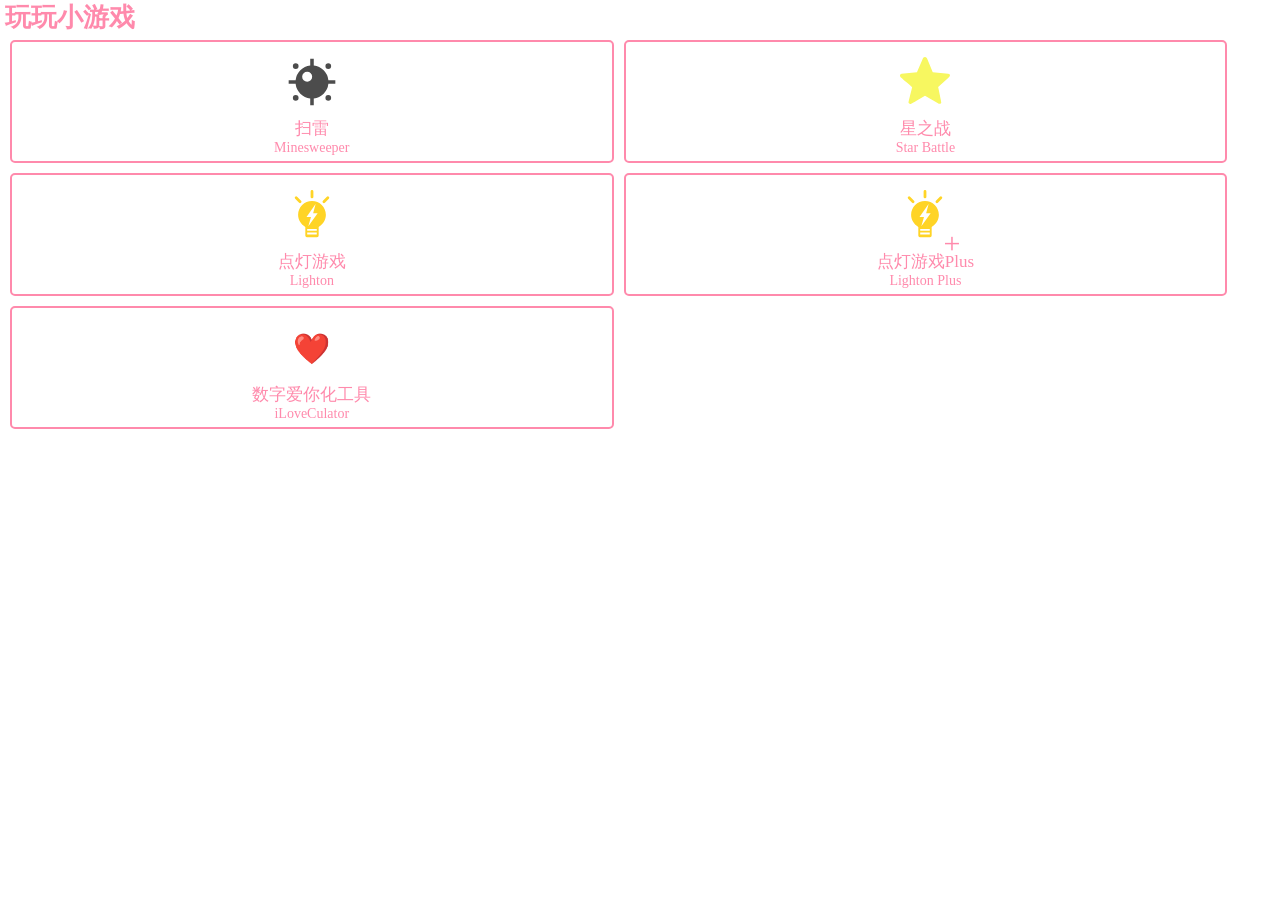
<file: index.html>
<html>

<head>
  <meta charset="utf-8">
  <meta name="viewport" content="width=device-width, initial-scale=1" />
  <meta name="title" content="玩玩小游戏">
  <meta name="description" content="HBcao233 制作的各种 js 小游戏">
  <meta property="og:title" content="玩玩小游戏">
  <meta property="og:description" content="HBcao233 制作的各种 js 小游戏">
  
  <title>玩玩小游戏</title>
  
  <link rel="stylesheet" href="index.css?v=1">
</head>

<body>
  <div class="container">
    <h2 class="title">玩玩小游戏</h2>
    <div class="games">
      <a class="game" href="mine/">
        <div class="image">
          <img src="static/svg/mine.svg" style="width: 100%" />
        </div>
        <span class="text">扫雷</span>
        <span class="text">Minesweeper</span>
      </a>
      
      <a class="game" href="star/">
        <div class="image">
          <img src="static/svg/star.svg" />
        </div>
        <span class="text">星之战</span>
        <span class="text">Star Battle</span>
      </a>
      
      <a class="game" href="lighton/">
        <div class="image">
          <img src="static/svg/lighton.svg" />
        </div>
        <span class="text">点灯游戏</span>
        <span class="text">Lighton</span>
      </a>
      
      <a class="game" href="lighton_plus/">
        <div class="image">
          <img src="static/svg/lighton.svg"/>
          <div style="position: absolute; right: 0; bottom: -10px; font-size: 30px;">+</div>
        </div>
        <span class="text">点灯游戏Plus</span>
        <span class="text">Lighton Plus</span>
      </a>
      
      <a class="game" href="5201314/">
        <div class="image">
          <div style="font-size: 30px;">❤️</div>
        </div>
        <span class="text">数字爱你化工具</span>
        <span class="text">iLoveCulator</span>
      </a>
    </div>
  </div>
</body>

</html>
</file>
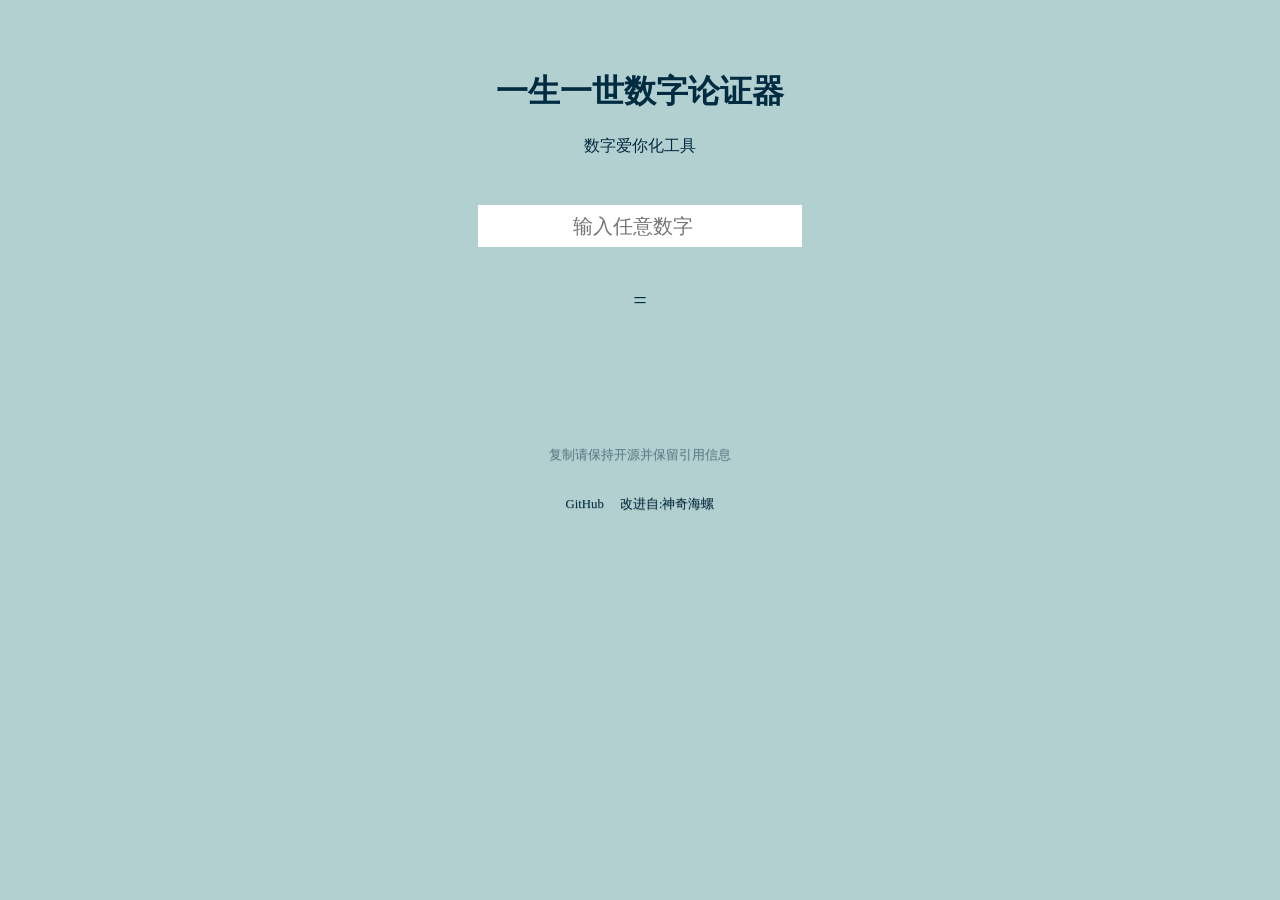
<file: 5201314/index.html>
<!DOCTYPE html>
<html lang="zh-CN">

<head>
  <meta charset="UTF-8">
  <meta name="viewport" content="width=device-width, initial-scale=1.0">
  <title>一生一世数字论证器</title>
  <meta name="title" itemprop="name" property="og:title" name="title" content="一生一世数字论证器">
  <meta name="description" itemprop="description" property="og:description" content="数字爱你化工具">
  <meta name="image" property="og:image" content="https://i.postimg.cc/h43dBD2F/c.jpg">
  <meta name="keyword" content="一生一世生成器,5201314">
  
  <link rel="icon" href="https://i.postimg.cc/h43dBD2F/c.jpg">
  <link rel="stylesheet" href="index.css">
  <script src="iLoveCulator.js"></script>
  <script>
document.addEventListener('DOMContentLoaded', () => {
  $('#input').addEventListener('input', () => {
    const num = $('#input').value === '' ? '' : Number($('#input').value);
    $('#output').innerHTML = num + ' = <big>' + iLoveCulator(num) + '</big>';
    if (num) $('html').classList.add('active');
    else $('html').classList.remove('active');
  });
});
  </script>
</head>

<body>
  <input id="input" placeholder="输入任意数字" type="number">
  <div id="output">=</div>

  <footer>
    <p>复制请保持开源并保留引用信息</p>
    <a href="https://github.com/HBcao233/games">GitHub</a>
    <a href="https://github.com/itorr/homo">改进自:神奇海螺</a>
  </footer>
</body>

</html>
</file>
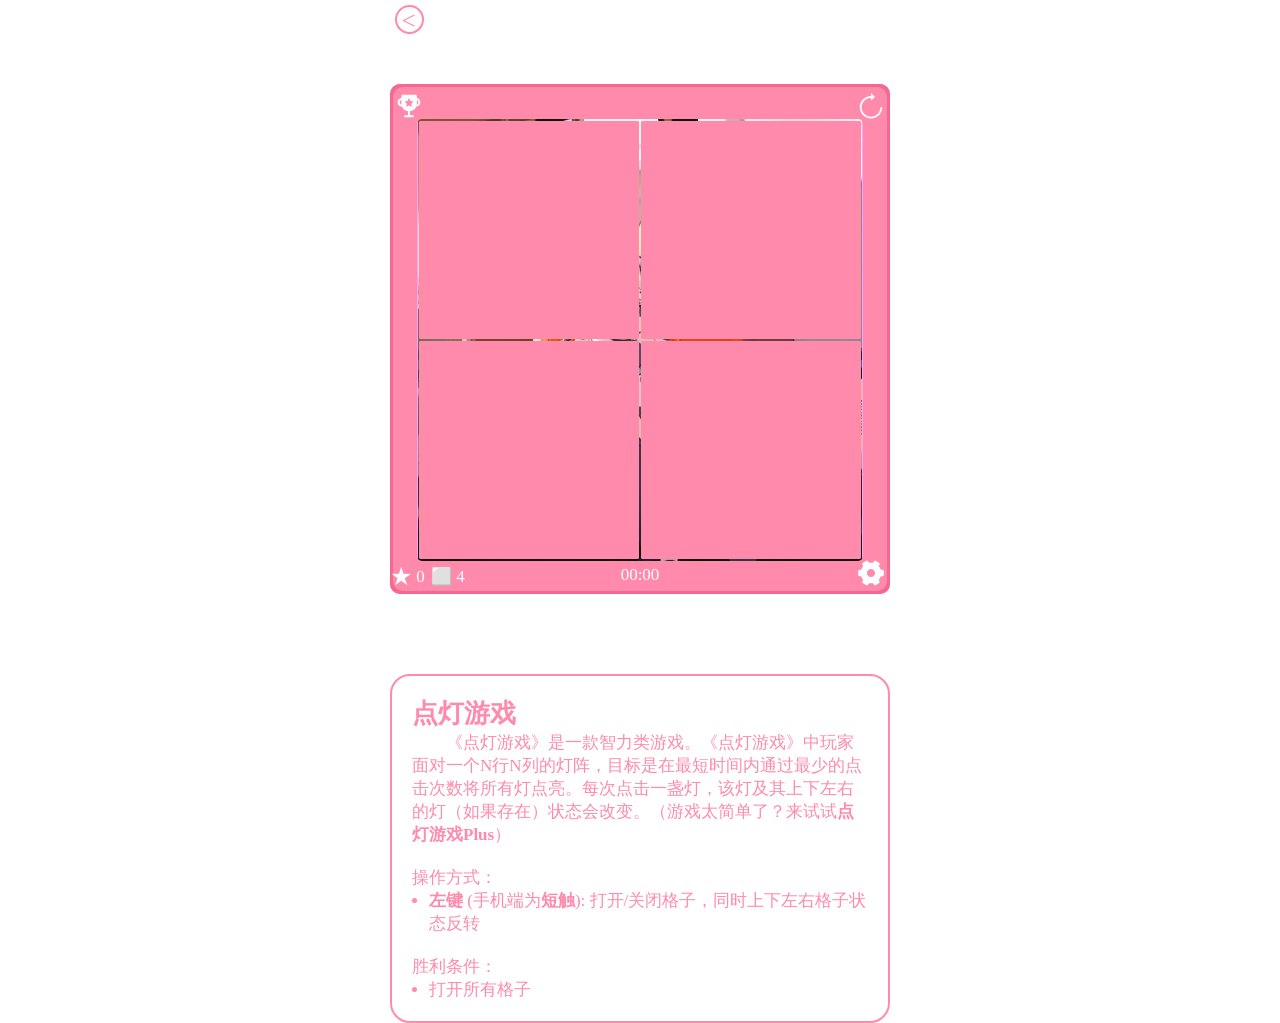
<file: lighton/index.html>
<html>
<head>
  <meta charset="utf-8">
  <meta name="viewport" content="width=device-width, initial-scale=1" />
  <meta property="og:title" content="点灯游戏">
  <meta property="og:description" content="《点灯游戏》是一款智力类游戏。《点灯游戏》中玩家面对一个N行N列的灯阵，目标是在最短时间内通过最少的点击次数将所有灯点亮。每次点击一盏灯，该灯及其上下左右的灯（如果存在）状态会改变">
  
  <title>点灯游戏</title>
  <link rel="stylesheet" href="../mine/index.css?v=9">
  <link rel="stylesheet" href="./index.css?v=9">

  <script src="./index.js?v=9"></script>
</head>

<body>
  <div class="container">
    <a class="back" href="..">
      <span>&lt;</span>
    </a>
    <div class="game_container">
      <div class="before">
        <div class="top_controls">
          <div class="tip_wrap">
            <div class="tip"></div>
          </div>
          <div class="win">
            <svg t="1735104145191" class="icon" viewBox="0 0 1024 1024" version="1.1" xmlns="http://www.w3.org/2000/svg"
              p-id="5374" width="30" height="30">
              <path
                d="M781.226667 238.506667V180.906667c0-26.88-21.76-49.066667-49.066667-49.066667h-430.933333c-26.88 0-49.066667 21.76-49.066667 49.066667v55.466666C179.626667 248.32 123.733333 311.893333 123.733333 387.84c0 83.626667 67.413333 151.893333 150.613334 153.6 40.96 93.44 133.973333 158.72 242.346666 158.72 108.8 0 201.813333-65.706667 242.773334-159.146667 78.506667-6.4 140.8-72.96 140.8-153.173333 0-72.533333-51.2-133.546667-119.04-149.333333zM192 387.84c0-38.4 25.6-70.826667 60.16-81.493333v133.546666c0 10.24 0.853333 20.053333 2.133333 29.866667-35.84-9.386667-62.293333-42.666667-62.293333-81.92z m450.986667-1.28l-49.493334 51.2 11.52 72.106667c3.84 24.746667-9.386667 34.133333-30.293333 22.613333l-61.013333-36.266667-61.013334 34.133334c-20.906667 11.52-34.133333 1.706667-30.293333-22.613334l11.52-72.106666-49.493333-51.2c-17.066667-17.066667-11.52-34.133333 11.52-37.973334l68.266666-9.386666 30.293334-62.72c9.386667-22.613333 26.453333-22.613333 37.973333 0l30.293333 64.426666 68.266667 9.386667c23.466667 4.266667 29.013333 21.333333 11.946667 38.4z m136.533333 80.213333c0.853333-8.96 1.706667-17.493333 1.706667-26.453333V310.186667c29.866667 13.226667 50.773333 43.093333 50.773333 78.08 0 34.986667-21.76 65.706667-52.48 78.506666zM640 892.16H384c-18.773333 0-34.133333-15.36-34.133333-34.133333s15.36-34.133333 34.133333-34.133334h256c18.773333 0 34.133333 15.36 34.133333 34.133334s-15.36 34.133333-34.133333 34.133333z"
                fill="#ffffff" p-id="5375"></path>
              <path d="M477.866667 689.493333h68.266666v153.6h-68.266666z" fill="#ffffff" p-id="5376"></path>
            </svg>
          </div>
          <div class="reset">
            <svg t="1735104334260" class="icon" viewBox="0 0 1024 1024" version="1.1" xmlns="http://www.w3.org/2000/svg"
              p-id="7391" width="30" height="30">
              <path
                d="M832 556.8c0 179.2-140.8 320-320 320s-320-140.8-320-320 140.8-320 320-320l0 57.6c0 12.8 19.2 25.6 25.6 12.8l96-96C640 204.8 640 192 633.6 185.6L537.6 89.6C531.2 83.2 512 89.6 512 102.4l0 70.4c-211.2 0-384 172.8-384 384s172.8 384 384 384 384-172.8 384-384L832 556.8z"
                p-id="7392" fill="#ffffff"></path>
            </svg>
          </div>
        </div>
        <div class="fake_table"></div>
        <div class="bottom_controls">
          <div class="time_wrap">
            <div class="time">00:00</div>
          </div>
          <div class="block_left_wrap">
            <span style="font-size: 25px; display: inline-block; transform: translateY(3px);">★</span>
            <span class="click_times">0</span>
            <span style="font-size: 17px; margin-left: 2px">⬜</span>
            <span class="block_left">0</span>
          </div>
          <div class="settings">
            <svg t="1735108553622" class="icon" viewBox="0 0 1024 1024" version="1.1" xmlns="http://www.w3.org/2000/svg"
              p-id="4463" width="30" height="30">
              <path
                d="M919.6 405.6l-57.2-8c-12.7-1.8-23-10.4-28-22.1-11.3-26.7-25.7-51.7-42.9-74.5-7.7-10.2-10-23.5-5.2-35.3l21.7-53.5c6.7-16.4 0.2-35.3-15.2-44.1L669.1 96.6c-15.4-8.9-34.9-5.1-45.8 8.9l-35.4 45.3c-7.9 10.2-20.7 14.9-33.5 13.3-14-1.8-28.3-2.8-42.8-2.8-14.5 0-28.8 1-42.8 2.8-12.8 1.6-25.6-3.1-33.5-13.3l-35.4-45.3c-10.9-14-30.4-17.8-45.8-8.9L230.4 168c-15.4 8.9-21.8 27.7-15.2 44.1l21.7 53.5c4.8 11.9 2.5 25.1-5.2 35.3-17.2 22.8-31.7 47.8-42.9 74.5-5 11.8-15.3 20.4-28 22.1l-57.2 8C86 408 72.9 423 72.9 440.8v142.9c0 17.7 13.1 32.7 30.6 35.2l57.2 8c12.7 1.8 23 10.4 28 22.1 11.3 26.7 25.7 51.7 42.9 74.5 7.7 10.2 10 23.5 5.2 35.3l-21.7 53.5c-6.7 16.4-0.2 35.3 15.2 44.1L354 927.8c15.4 8.9 34.9 5.1 45.8-8.9l35.4-45.3c7.9-10.2 20.7-14.9 33.5-13.3 14 1.8 28.3 2.8 42.8 2.8 14.5 0 28.8-1 42.8-2.8 12.8-1.6 25.6 3.1 33.5 13.3l35.4 45.3c10.9 14 30.4 17.8 45.8 8.9l123.7-71.4c15.4-8.9 21.8-27.7 15.2-44.1l-21.7-53.5c-4.8-11.8-2.5-25.1 5.2-35.3 17.2-22.8 31.7-47.8 42.9-74.5 5-11.8 15.3-20.4 28-22.1l57.2-8c17.6-2.5 30.6-17.5 30.6-35.2V440.8c0.2-17.8-12.9-32.8-30.5-35.2z m-408 245.5c-76.7 0-138.9-62.2-138.9-138.9s62.2-138.9 138.9-138.9 138.9 62.2 138.9 138.9-62.2 138.9-138.9 138.9z"
                fill="#ffffff" p-id="4464"></path>
            </svg>
          </div>
        </div>
      </div>
      <table class="game_table" style="background-image: url('/images/125797834_p0.png');"></table>
      
    </div>
    <div class="finish_controls">
      <button class="btn bigger" type="button">变大！</button>
    </div>
    
    <form class="settings_form">
      <div class="left">
        <button type="button" class="btn difficulty" value="0">2x2</button>
        <button type="button" class="btn difficulty" value="1">3x3</button><br>
        <button type="button" class="btn difficulty" value="2">4x4</button>
        <button type="button" class="btn difficulty" value="3">5x5</button><br>
        <label class="input">
          <span>行数</span>
          <input type="number" name="row" min="5" max="100" value="9">
        </label>
        <label class="input">
          <span>列数</span>
          <input type="number" name="column" min="5" max="100" value="9">
        </label>
        <button class="btn ok" type="button">确定</button>
      </div>
      <div class="right">
        <label class="input">
          <span>显示格号</span>
          <div class="slider show-numbers" type="button">
            <div class="slider-dot"></div>
          </div>
        </label>
        <label class="input">
          <span>标记模式</span>
          <div class="slider flag-mode" type="button">
            <div class="slider-dot"></div>
          </div>
        </label>
        <button class="btn edit" type="button">进入编辑模式</button>
        <button class="btn reset-init" type="button">重置初始状态</button>
      </div>
    </form>
    
    <div class="introduction">
      <h2 class="title">点灯游戏</h2>
      <p style="text-indent:2em">《点灯游戏》是一款智力类游戏。《点灯游戏》中玩家面对一个N行N列的灯阵，目标是在最短时间内通过最少的点击次数将所有灯点亮。每次点击一盏灯，该灯及其上下左右的灯（如果存在）状态会改变。（游戏太简单了？来试试<a href="../lighton_plus/" style="font-weight: bold;">点灯游戏Plus</a>）</p>
      <br>
      <p>操作方式：</p>
      <ul style="-webkit-margin-start: 1em;">
        <li><b>左键</b> (手机端为<b>短触</b>): 打开/关闭格子，同时上下左右格子状态反转</li>
      </ul>
      <br>
      <p>胜利条件：</p>
      <ul style="-webkit-margin-start: 1em;">
        <li>打开所有格子</li>
      </ul>
    </div>
  </div>
</body>

</html>
</file>
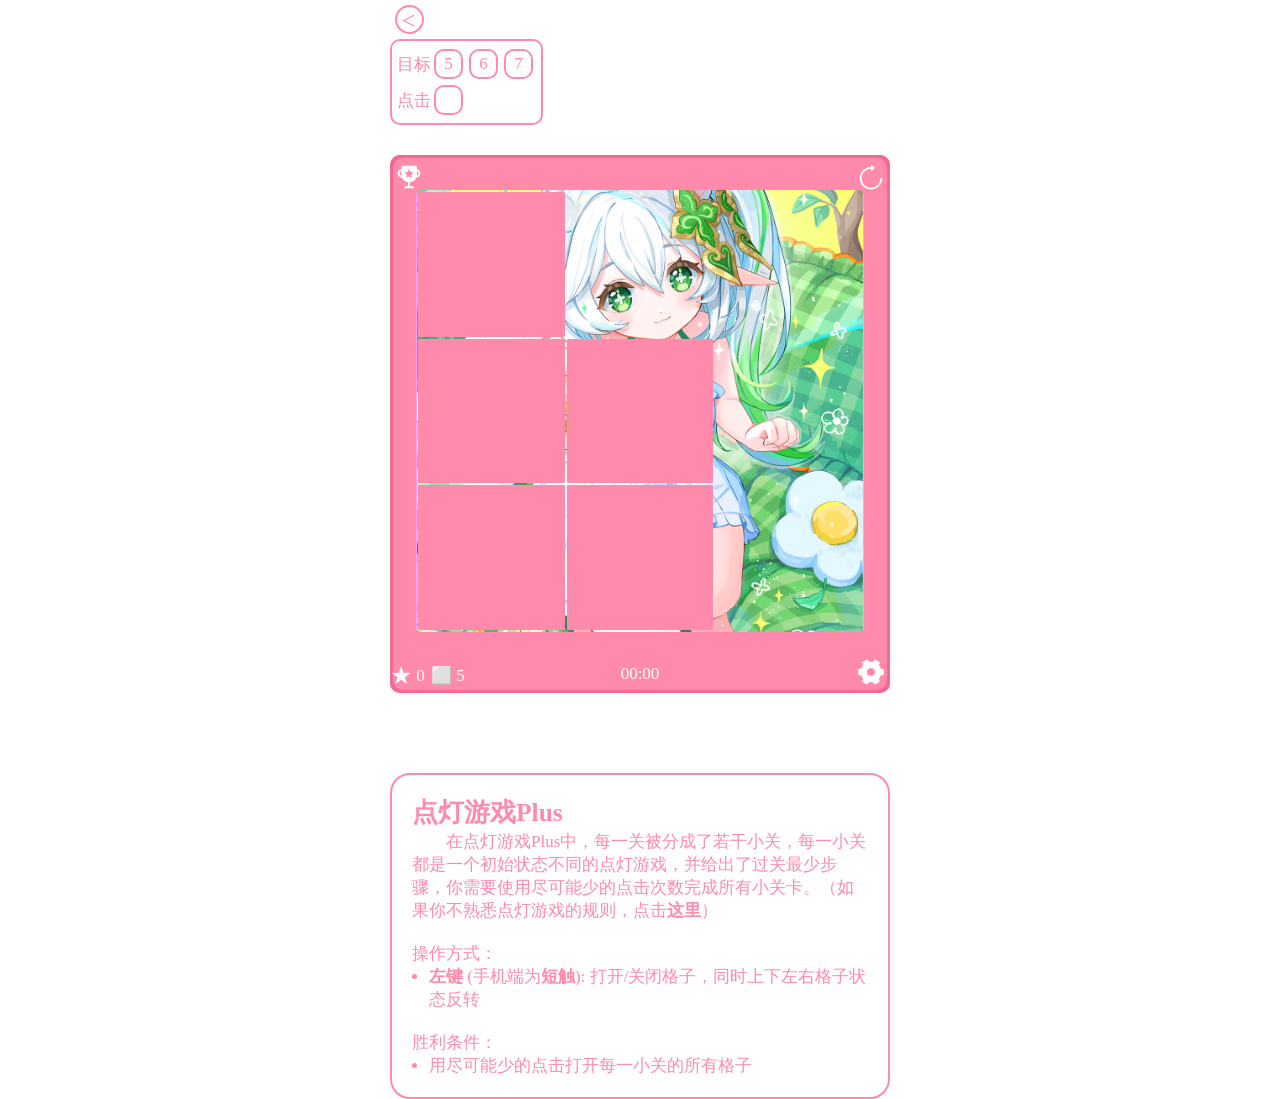
<file: lighton_plus/index.html>
<html>
<head>
  <meta charset="utf-8">
  <meta name="viewport" content="width=device-width, initial-scale=1" />
  <meta property="og:title" content="点灯游戏Plus">
  <meta property="og:description" content="在点灯游戏Plus中，每一关被分成了若干小关，每一小关都是一个初始状态不同的点灯游戏，并给出了过关最少步骤，你需要使用尽可能少的点击次数完成所有小关卡。">
  
  <title>点灯游戏Plus</title>
  <link rel="stylesheet" href="../mine/index.css?v=2">
  <link rel="stylesheet" href="../lighton/index.css?v=2">
  <link rel="stylesheet" href="./index.css?v=1">

  <script src="./index.js?v=2"></script>
</head>

<body>
  <div class="container">
    <a class="back" href="..">
      <span>&lt;</span>
    </a>
    <div class="goal_container">
      <div class="goals_wapper">
        <span class="text">目标</span>
        <div class="goals"></div>
      </div>
      <div class="clicks_wapper">
        <span class="text">点击</span>
        <div class="clicks"></div>
      </div>
    </div>
    <div class="game_container">
      <div class="before">
        <div class="top_controls">
          <div class="tip_wrap">
            <div class="tip"></div>
          </div>
          <div class="win">
            <svg t="1735104145191" class="icon" viewBox="0 0 1024 1024" version="1.1" xmlns="http://www.w3.org/2000/svg"
              p-id="5374" width="30" height="30">
              <path
                d="M781.226667 238.506667V180.906667c0-26.88-21.76-49.066667-49.066667-49.066667h-430.933333c-26.88 0-49.066667 21.76-49.066667 49.066667v55.466666C179.626667 248.32 123.733333 311.893333 123.733333 387.84c0 83.626667 67.413333 151.893333 150.613334 153.6 40.96 93.44 133.973333 158.72 242.346666 158.72 108.8 0 201.813333-65.706667 242.773334-159.146667 78.506667-6.4 140.8-72.96 140.8-153.173333 0-72.533333-51.2-133.546667-119.04-149.333333zM192 387.84c0-38.4 25.6-70.826667 60.16-81.493333v133.546666c0 10.24 0.853333 20.053333 2.133333 29.866667-35.84-9.386667-62.293333-42.666667-62.293333-81.92z m450.986667-1.28l-49.493334 51.2 11.52 72.106667c3.84 24.746667-9.386667 34.133333-30.293333 22.613333l-61.013333-36.266667-61.013334 34.133334c-20.906667 11.52-34.133333 1.706667-30.293333-22.613334l11.52-72.106666-49.493333-51.2c-17.066667-17.066667-11.52-34.133333 11.52-37.973334l68.266666-9.386666 30.293334-62.72c9.386667-22.613333 26.453333-22.613333 37.973333 0l30.293333 64.426666 68.266667 9.386667c23.466667 4.266667 29.013333 21.333333 11.946667 38.4z m136.533333 80.213333c0.853333-8.96 1.706667-17.493333 1.706667-26.453333V310.186667c29.866667 13.226667 50.773333 43.093333 50.773333 78.08 0 34.986667-21.76 65.706667-52.48 78.506666zM640 892.16H384c-18.773333 0-34.133333-15.36-34.133333-34.133333s15.36-34.133333 34.133333-34.133334h256c18.773333 0 34.133333 15.36 34.133333 34.133334s-15.36 34.133333-34.133333 34.133333z"
                fill="#ffffff" p-id="5375"></path>
              <path d="M477.866667 689.493333h68.266666v153.6h-68.266666z" fill="#ffffff" p-id="5376"></path>
            </svg>
          </div>
          <div class="reset">
            <svg t="1735104334260" class="icon" viewBox="0 0 1024 1024" version="1.1" xmlns="http://www.w3.org/2000/svg"
              p-id="7391" width="30" height="30">
              <path
                d="M832 556.8c0 179.2-140.8 320-320 320s-320-140.8-320-320 140.8-320 320-320l0 57.6c0 12.8 19.2 25.6 25.6 12.8l96-96C640 204.8 640 192 633.6 185.6L537.6 89.6C531.2 83.2 512 89.6 512 102.4l0 70.4c-211.2 0-384 172.8-384 384s172.8 384 384 384 384-172.8 384-384L832 556.8z"
                p-id="7392" fill="#ffffff"></path>
            </svg>
          </div>
        </div>
        <div class="fake_table"></div>
        <div class="bottom_controls">
          <div class="time_wrap">
            <div class="time">00:00</div>
          </div>
          <div class="block_left_wrap">
            <span style="font-size: 25px; display: inline-block; transform: translateY(3px);">★</span>
            <span class="click_times">0</span>
            <span style="font-size: 17px; margin-left: 2px">⬜</span>
            <span class="block_left">0</span>
          </div>
          <div class="settings">
            <svg t="1735108553622" class="icon" viewBox="0 0 1024 1024" version="1.1" xmlns="http://www.w3.org/2000/svg"
              p-id="4463" width="30" height="30">
              <path
                d="M919.6 405.6l-57.2-8c-12.7-1.8-23-10.4-28-22.1-11.3-26.7-25.7-51.7-42.9-74.5-7.7-10.2-10-23.5-5.2-35.3l21.7-53.5c6.7-16.4 0.2-35.3-15.2-44.1L669.1 96.6c-15.4-8.9-34.9-5.1-45.8 8.9l-35.4 45.3c-7.9 10.2-20.7 14.9-33.5 13.3-14-1.8-28.3-2.8-42.8-2.8-14.5 0-28.8 1-42.8 2.8-12.8 1.6-25.6-3.1-33.5-13.3l-35.4-45.3c-10.9-14-30.4-17.8-45.8-8.9L230.4 168c-15.4 8.9-21.8 27.7-15.2 44.1l21.7 53.5c4.8 11.9 2.5 25.1-5.2 35.3-17.2 22.8-31.7 47.8-42.9 74.5-5 11.8-15.3 20.4-28 22.1l-57.2 8C86 408 72.9 423 72.9 440.8v142.9c0 17.7 13.1 32.7 30.6 35.2l57.2 8c12.7 1.8 23 10.4 28 22.1 11.3 26.7 25.7 51.7 42.9 74.5 7.7 10.2 10 23.5 5.2 35.3l-21.7 53.5c-6.7 16.4-0.2 35.3 15.2 44.1L354 927.8c15.4 8.9 34.9 5.1 45.8-8.9l35.4-45.3c7.9-10.2 20.7-14.9 33.5-13.3 14 1.8 28.3 2.8 42.8 2.8 14.5 0 28.8-1 42.8-2.8 12.8-1.6 25.6 3.1 33.5 13.3l35.4 45.3c10.9 14 30.4 17.8 45.8 8.9l123.7-71.4c15.4-8.9 21.8-27.7 15.2-44.1l-21.7-53.5c-4.8-11.8-2.5-25.1 5.2-35.3 17.2-22.8 31.7-47.8 42.9-74.5 5-11.8 15.3-20.4 28-22.1l57.2-8c17.6-2.5 30.6-17.5 30.6-35.2V440.8c0.2-17.8-12.9-32.8-30.5-35.2z m-408 245.5c-76.7 0-138.9-62.2-138.9-138.9s62.2-138.9 138.9-138.9 138.9 62.2 138.9 138.9-62.2 138.9-138.9 138.9z"
                fill="#ffffff" p-id="4464"></path>
            </svg>
          </div>
        </div>
      </div>
       <table class="game_table" style="background-image: url('/images/122705559_p0.png');"></table>
      
    </div>
    <div class="finish_controls">
      <button class="btn reset" type="button">重来</button>
      <button class="btn longer" type="button">变长</button>
      <button class="btn bigger" type="button">变大</button>
      <div style="width: 100%;"></div>
      <div style="width: 72px;"></div>
      <button class="btn shorter" type="button">变短</button>
      <button class="btn smaller" type="button">变小</button>
    </div>
    
    <form class="settings_form">
      <div class="left">
        <button type="button" class="btn difficulty" value="1">3x3</button>
        <button type="button" class="btn difficulty" value="2">4x4</button>
        <br>
        <label class="input">
          <span>行数</span>
          <input type="number" name="row" min="5" max="100" value="3">
        </label>
        <label class="input">
          <span>列数</span>
          <input type="number" name="column" min="5" max="100" value="3">
        </label>
        <button class="btn ok" type="button">确定</button>
      </div>
      <div class="right">
        <label class="input">
          <span>显示格号</span>
          <div class="slider show-numbers" type="button">
            <div class="slider-dot"></div>
          </div>
        </label>
        <label class="input">
          <span>标记模式</span>
          <div class="slider flag-mode" type="button">
            <div class="slider-dot"></div>
          </div>
        </label>
      </div>
    </form>
    
    <div class="introduction">
      <h2 class="title">点灯游戏Plus</h2>
      <p style="text-indent:2em">在点灯游戏Plus中，每一关被分成了若干小关，每一小关都是一个初始状态不同的点灯游戏，并给出了过关最少步骤，你需要使用尽可能少的点击次数完成所有小关卡。（如果你不熟悉点灯游戏的规则，点击<a href="../lighton/" style="font-weight: bold;">这里</a>）</p>
      <br>
      <p>操作方式：</p>
      <ul style="-webkit-margin-start: 1em;">
        <li><b>左键</b> (手机端为<b>短触</b>): 打开/关闭格子，同时上下左右格子状态反转</li>
      </ul>
      <br>
      <p>胜利条件：</p>
      <ul style="-webkit-margin-start: 1em;">
        <li>用尽可能少的点击打开每一小关的所有格子</li>
      </ul>
    </div>
  </div>
</body>

</html>
</file>
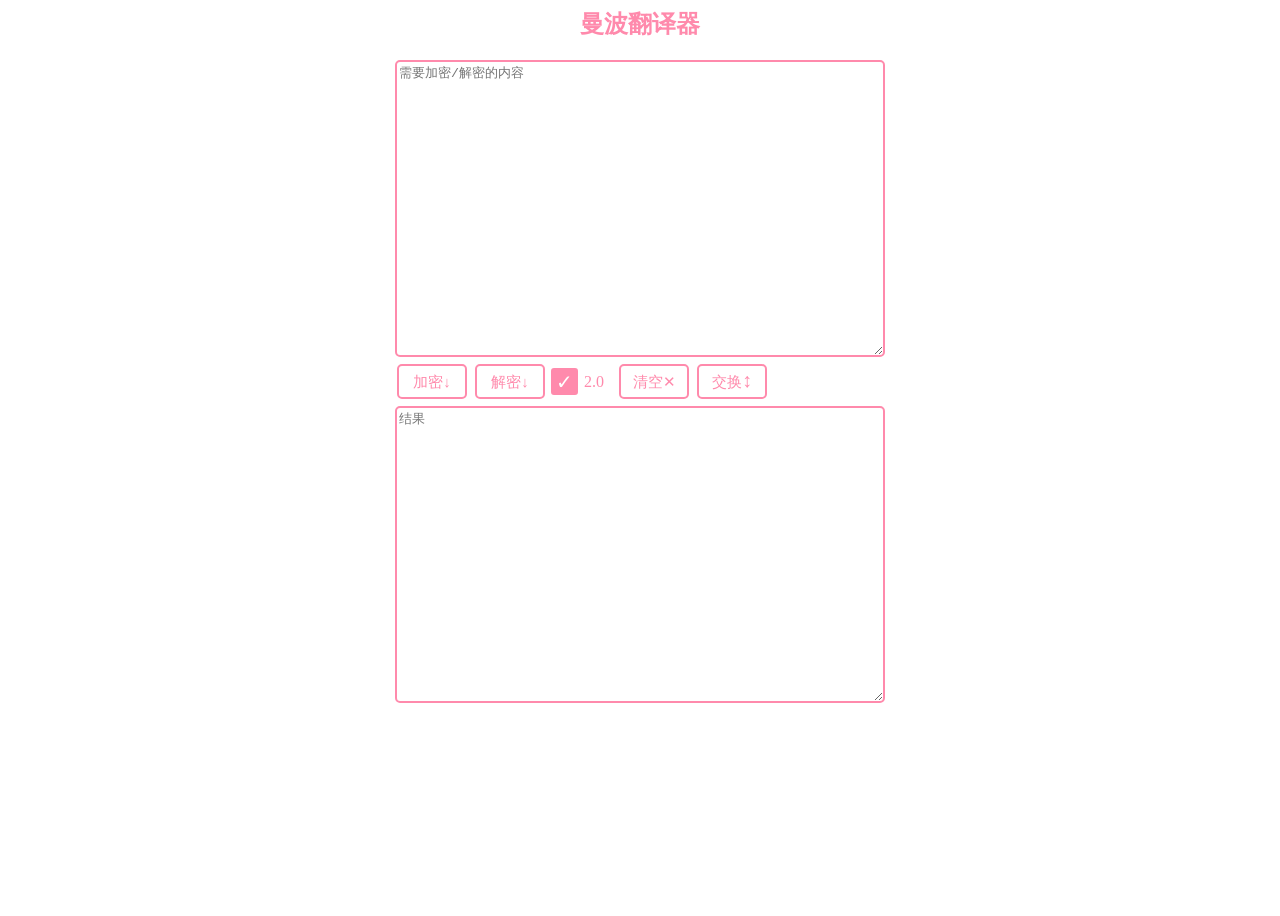
<file: manbo/index.html>
<html>
<head>
  <meta charset="utf-8">
  <meta name="viewport" content="width=device-width, initial-scale=1" />
  <meta property="og:title" content="曼波翻译器">
  <meta property="og:description" content="哈基米哈基米哈基米哈基米莫南北绿豆">
  <meta property="og:image" content="https://i.postimg.cc/h43dBD2F/c.jpg">
  <title>曼波翻译器</title>
  <link rel="icon" href="https://i.postimg.cc/h43dBD2F/c.jpg">
  <link rel="stylesheet" href="index.css?v=6">
  <script src="./index.js?v=7"></script>
</head>

<body>
  <div class="container">
    <h2 class="title">曼波翻译器</h2>
    <div class="form">
      <textarea class="input" id="input" placeholder="需要加密/解密的内容"></textarea>
      <div class="controls">
        <div>
          <button class="btn encode" type="button">加密↓</button>
          <button class="btn decode" type="button">解密↓</button>
        </div>
        <label class="checkbox" style="width: 70px; height: 30px">
          <input id="version" type="checkbox" checked="checked">
          <span>2.0</span>
        </label>
        <div>
          <button class="btn clear" type="button">清空✕</button>
          <button class="btn exchange" type="button">交换<span style="font-size: 20px">&#x2195;</spam></button>
        </div>
      </div>
      <textarea class="input" id="output" placeholder="结果"></textarea>
    </div>
  </div>
</body>

</html>
</file>
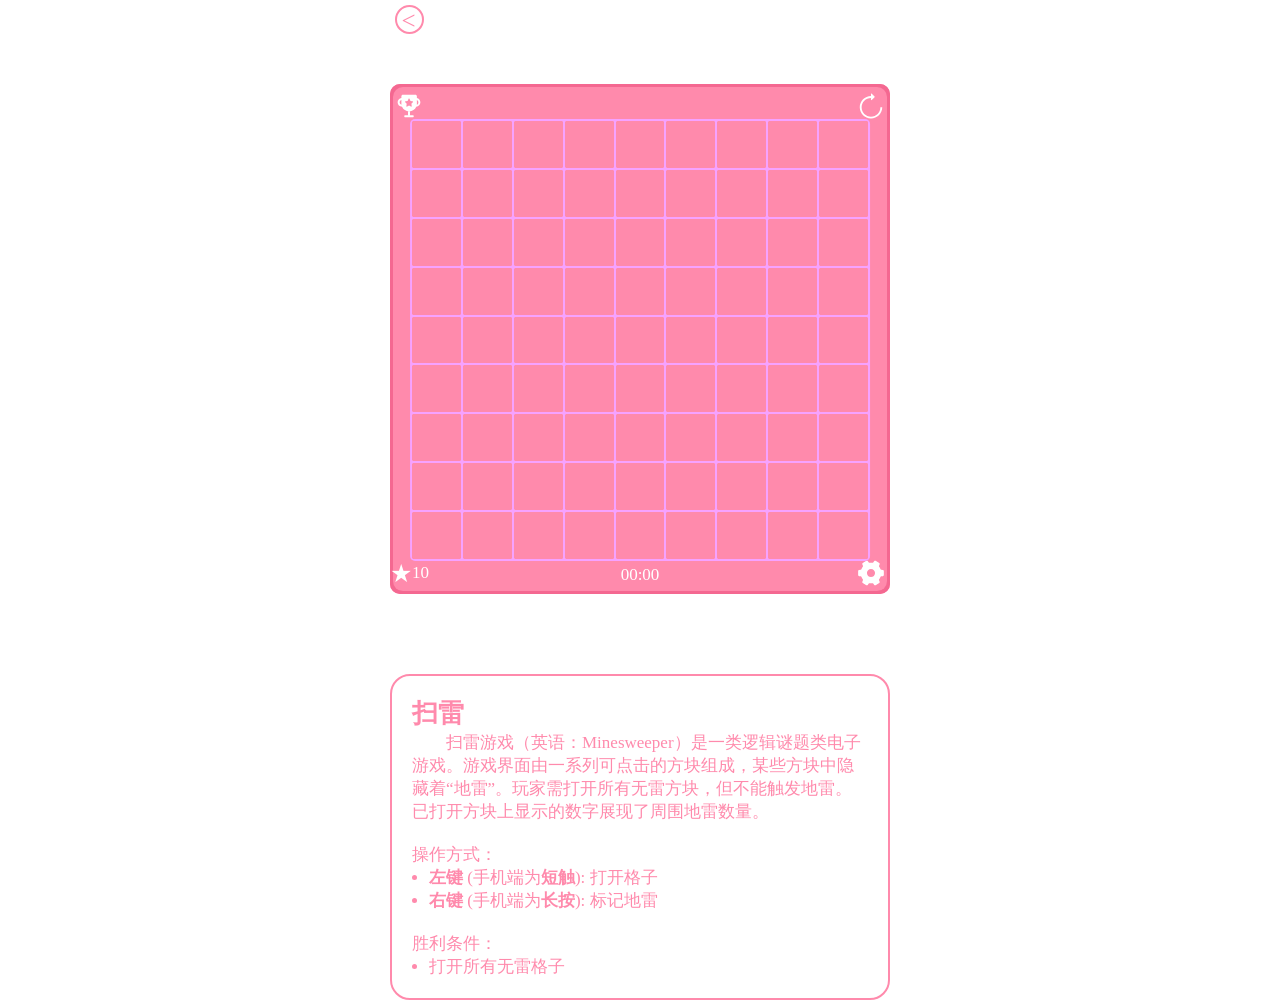
<file: mine/index.html>
<html>

<head>
  <meta charset="utf-8">
  <meta name="viewport" content="width=device-width, initial-scale=1" />
  <meta property="og:title" content="扫雷">
  <meta property="og:description" content="扫雷游戏（英语：Minesweeper）是一类逻辑谜题类电子游戏。游戏界面由一系列可点击的方块组成，某些方块中隐藏着“地雷”。玩家需打开所有无雷方块，但不能触发地雷。已打开方块上显示的数字展现了周围地雷数量。">
  
  <title>扫雷</title>
  
  <link rel="stylesheet" href="index.css?v=8">
  <script src="./index.js?v=6"></script>
</head>

<body>
  <div class="container">
    <a class="back" href="..">
      <span>&lt;</span>
    </a>
    
    <div class="game_container">
      <div class="before">
        <div class="top_controls">
          <div class="tip_wrap">
            <div class="tip"></div>
          </div>
          <div class="win">
            <svg t="1735104145191" class="icon" viewBox="0 0 1024 1024" version="1.1" xmlns="http://www.w3.org/2000/svg"
              p-id="5374" width="30" height="30">
              <path
                d="M781.226667 238.506667V180.906667c0-26.88-21.76-49.066667-49.066667-49.066667h-430.933333c-26.88 0-49.066667 21.76-49.066667 49.066667v55.466666C179.626667 248.32 123.733333 311.893333 123.733333 387.84c0 83.626667 67.413333 151.893333 150.613334 153.6 40.96 93.44 133.973333 158.72 242.346666 158.72 108.8 0 201.813333-65.706667 242.773334-159.146667 78.506667-6.4 140.8-72.96 140.8-153.173333 0-72.533333-51.2-133.546667-119.04-149.333333zM192 387.84c0-38.4 25.6-70.826667 60.16-81.493333v133.546666c0 10.24 0.853333 20.053333 2.133333 29.866667-35.84-9.386667-62.293333-42.666667-62.293333-81.92z m450.986667-1.28l-49.493334 51.2 11.52 72.106667c3.84 24.746667-9.386667 34.133333-30.293333 22.613333l-61.013333-36.266667-61.013334 34.133334c-20.906667 11.52-34.133333 1.706667-30.293333-22.613334l11.52-72.106666-49.493333-51.2c-17.066667-17.066667-11.52-34.133333 11.52-37.973334l68.266666-9.386666 30.293334-62.72c9.386667-22.613333 26.453333-22.613333 37.973333 0l30.293333 64.426666 68.266667 9.386667c23.466667 4.266667 29.013333 21.333333 11.946667 38.4z m136.533333 80.213333c0.853333-8.96 1.706667-17.493333 1.706667-26.453333V310.186667c29.866667 13.226667 50.773333 43.093333 50.773333 78.08 0 34.986667-21.76 65.706667-52.48 78.506666zM640 892.16H384c-18.773333 0-34.133333-15.36-34.133333-34.133333s15.36-34.133333 34.133333-34.133334h256c18.773333 0 34.133333 15.36 34.133333 34.133334s-15.36 34.133333-34.133333 34.133333z"
                fill="#ffffff" p-id="5375"></path>
              <path d="M477.866667 689.493333h68.266666v153.6h-68.266666z" fill="#ffffff" p-id="5376"></path>
            </svg>
          </div>
          <div class="reset">
            <svg t="1735104334260" class="icon" viewBox="0 0 1024 1024" version="1.1" xmlns="http://www.w3.org/2000/svg"
              p-id="7391" width="30" height="30">
              <path
                d="M832 556.8c0 179.2-140.8 320-320 320s-320-140.8-320-320 140.8-320 320-320l0 57.6c0 12.8 19.2 25.6 25.6 12.8l96-96C640 204.8 640 192 633.6 185.6L537.6 89.6C531.2 83.2 512 89.6 512 102.4l0 70.4c-211.2 0-384 172.8-384 384s172.8 384 384 384 384-172.8 384-384L832 556.8z"
                p-id="7392" fill="#ffffff"></path>
            </svg>
          </div>
        </div>
        <div class="fake_table"></div>
        <div class="bottom_controls">
          <div class="time_wrap">
            <div class="time">00:00</div>
          </div>
          <div class="mine_left_wrap">
            <span style="font-size: 25px;">★</span>
            <span class="mine_left"></span>
          </div>
          <div class="settings">
            <svg t="1735108553622" class="icon" viewBox="0 0 1024 1024" version="1.1" xmlns="http://www.w3.org/2000/svg"
              p-id="4463" width="30" height="30">
              <path
                d="M919.6 405.6l-57.2-8c-12.7-1.8-23-10.4-28-22.1-11.3-26.7-25.7-51.7-42.9-74.5-7.7-10.2-10-23.5-5.2-35.3l21.7-53.5c6.7-16.4 0.2-35.3-15.2-44.1L669.1 96.6c-15.4-8.9-34.9-5.1-45.8 8.9l-35.4 45.3c-7.9 10.2-20.7 14.9-33.5 13.3-14-1.8-28.3-2.8-42.8-2.8-14.5 0-28.8 1-42.8 2.8-12.8 1.6-25.6-3.1-33.5-13.3l-35.4-45.3c-10.9-14-30.4-17.8-45.8-8.9L230.4 168c-15.4 8.9-21.8 27.7-15.2 44.1l21.7 53.5c4.8 11.9 2.5 25.1-5.2 35.3-17.2 22.8-31.7 47.8-42.9 74.5-5 11.8-15.3 20.4-28 22.1l-57.2 8C86 408 72.9 423 72.9 440.8v142.9c0 17.7 13.1 32.7 30.6 35.2l57.2 8c12.7 1.8 23 10.4 28 22.1 11.3 26.7 25.7 51.7 42.9 74.5 7.7 10.2 10 23.5 5.2 35.3l-21.7 53.5c-6.7 16.4-0.2 35.3 15.2 44.1L354 927.8c15.4 8.9 34.9 5.1 45.8-8.9l35.4-45.3c7.9-10.2 20.7-14.9 33.5-13.3 14 1.8 28.3 2.8 42.8 2.8 14.5 0 28.8-1 42.8-2.8 12.8-1.6 25.6 3.1 33.5 13.3l35.4 45.3c10.9 14 30.4 17.8 45.8 8.9l123.7-71.4c15.4-8.9 21.8-27.7 15.2-44.1l-21.7-53.5c-4.8-11.8-2.5-25.1 5.2-35.3 17.2-22.8 31.7-47.8 42.9-74.5 5-11.8 15.3-20.4 28-22.1l57.2-8c17.6-2.5 30.6-17.5 30.6-35.2V440.8c0.2-17.8-12.9-32.8-30.5-35.2z m-408 245.5c-76.7 0-138.9-62.2-138.9-138.9s62.2-138.9 138.9-138.9 138.9 62.2 138.9 138.9-62.2 138.9-138.9 138.9z"
                fill="#ffffff" p-id="4464"></path>
            </svg>
          </div>
        </div>
      </div>
      <table class="game_table"></table>
      
    </div>
    
    <form class="settings_form">
      <div class="left">
        <button type="button" class="btn difficulty" value="0">简单</button>
        <button type="button" class="btn difficulty" value="1">普通</button><br>
        <button type="button" class="btn difficulty" value="2">困难</button>
        <button type="button" class="btn difficulty" value="3">全屏</button><br>
        <label class="input">
          <span>行数</span>
          <input type="number" name="row" min="5" max="100" value="9">
        </label>
        <label class="input">
          <span>列数</span>
          <input type="number" name="column" min="5" max="100" value="9">
        </label>
        <label class="input">
          <span>雷数</span>
          <input type="number" name="mine" min="1" max="9999" value="10" />
        </label>
        <button class="btn ok" type="button">确定</button>
      </div>
      <div class="right">
        <label class="input">
          <span>显示格号</span>
          <div class="slider show-numbers" type="button">
            <div class="slider-dot"></div>
          </div>
        </label>
      </div>
    </form>
    
    <div class="introduction">
      <h2 class="title">扫雷</h2>
      <p style="text-indent:2em">扫雷游戏（英语：Minesweeper）是一类逻辑谜题类电子游戏。游戏界面由一系列可点击的方块组成，某些方块中隐藏着“地雷”。玩家需打开所有无雷方块，但不能触发地雷。已打开方块上显示的数字展现了周围地雷数量。</p>
      <br>
      <p>操作方式：</p>
      <ul style="-webkit-margin-start: 1em;">
        <li><b>左键</b> (手机端为<b>短触</b>): 打开格子</li>
        <li><b>右键</b> (手机端为<b>长按</b>): 标记地雷</li>
      </ul>
      <br>
      <p>胜利条件：</p>
      <ul style="-webkit-margin-start: 1em;">
        <li>打开所有无雷格子</li>
      </ul>
    </div>
  </div>
</body>

</html>
</file>
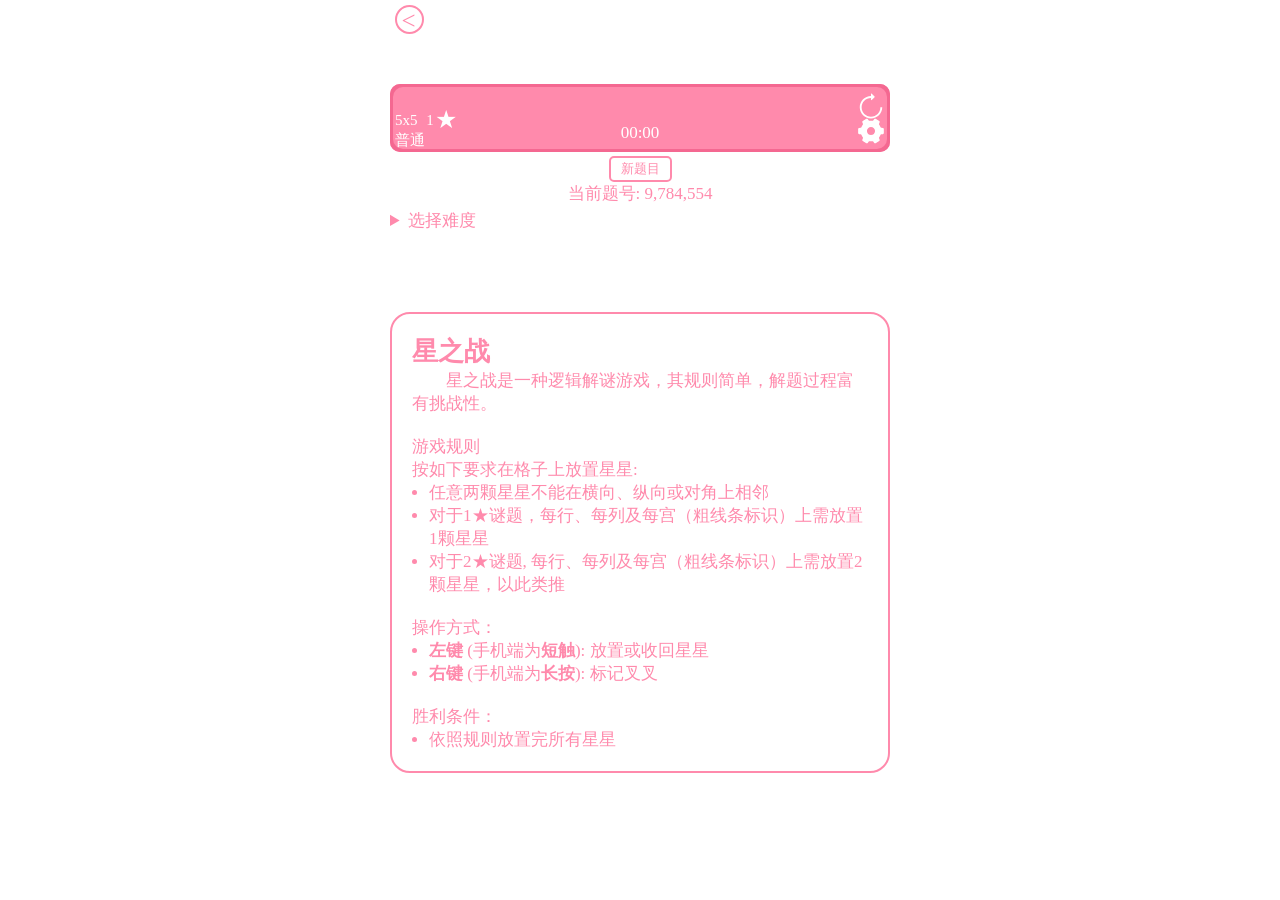
<file: star/index.html>
<html>
<head>
  <meta charset="utf-8">
  <meta name="viewport" content="width=device-width, initial-scale=1" />
  <meta property="og:title" content="星之战">
  <meta name="description" itemprop="description" property="og:description" content="星之战是一种逻辑解谜游戏，其规则简单，解题过程富有挑战性。游戏规则很简单，按如下要求在格子上放置星星：1. 任意两颗星星不能在横向、纵向或对角上相邻；2. 对于1★谜题，每行、每列及每个区块（黑色粗线条标识）上需放置1颗星星；3. 对于2★谜题, 每行、每列及每个区块（黑色粗线条标识）上需放置2颗星星，以此类推。">
  
  <title>星之战</title>
  <link rel="stylesheet" href="../mine/index.css?v=1">
  <link rel="stylesheet" href="./index.css?v=2">
  
  <script src="/js/seedrandom_v2.3.5.min.js"></script>
  <script src="./index.js"></script>
</head>

<body>
  <div class="container">
    <a class="back" href="..">
      <span>&lt;</span>
    </a>
    <div class="game_container">
      <div class="before">
        <div class="top_controls">
          <div class="tip_wrap">
            <div class="tip"></div>
          </div>
          <div class="win">
            <img src="/static/svg/win.svg"/>
          </div>
          <div class="reset">
            <svg t="1735104334260" class="icon" viewBox="0 0 1024 1024" version="1.1" xmlns="http://www.w3.org/2000/svg"
              p-id="7391" width="30" height="30">
              <path
                d="M832 556.8c0 179.2-140.8 320-320 320s-320-140.8-320-320 140.8-320 320-320l0 57.6c0 12.8 19.2 25.6 25.6 12.8l96-96C640 204.8 640 192 633.6 185.6L537.6 89.6C531.2 83.2 512 89.6 512 102.4l0 70.4c-211.2 0-384 172.8-384 384s172.8 384 384 384 384-172.8 384-384L832 556.8z"
                p-id="7392" fill="#ffffff"></path>
            </svg>
          </div>
        </div>
        <div class="fake_table"></div>
        <div class="bottom_controls">
          <div class="time_wrap">
            <div class="time">00:00</div>
          </div>
          <span class="text_left">
            <span class="size" style="margin: 0 5px">5x5</span>
            <span class="star">1</span>
            <span style="font-size: 25px; display: inline-block; transform: translate(-3px, 3px);">&#9733;</span>
            <br>
            <span class="difficulty" style="margin-left: 5px">普通</span>
          </span>
          <div class="settings">
            <svg t="1735108553622" class="icon" viewBox="0 0 1024 1024" version="1.1" xmlns="http://www.w3.org/2000/svg"
              p-id="4463" width="30" height="30">
              <path
                d="M919.6 405.6l-57.2-8c-12.7-1.8-23-10.4-28-22.1-11.3-26.7-25.7-51.7-42.9-74.5-7.7-10.2-10-23.5-5.2-35.3l21.7-53.5c6.7-16.4 0.2-35.3-15.2-44.1L669.1 96.6c-15.4-8.9-34.9-5.1-45.8 8.9l-35.4 45.3c-7.9 10.2-20.7 14.9-33.5 13.3-14-1.8-28.3-2.8-42.8-2.8-14.5 0-28.8 1-42.8 2.8-12.8 1.6-25.6-3.1-33.5-13.3l-35.4-45.3c-10.9-14-30.4-17.8-45.8-8.9L230.4 168c-15.4 8.9-21.8 27.7-15.2 44.1l21.7 53.5c4.8 11.9 2.5 25.1-5.2 35.3-17.2 22.8-31.7 47.8-42.9 74.5-5 11.8-15.3 20.4-28 22.1l-57.2 8C86 408 72.9 423 72.9 440.8v142.9c0 17.7 13.1 32.7 30.6 35.2l57.2 8c12.7 1.8 23 10.4 28 22.1 11.3 26.7 25.7 51.7 42.9 74.5 7.7 10.2 10 23.5 5.2 35.3l-21.7 53.5c-6.7 16.4-0.2 35.3 15.2 44.1L354 927.8c15.4 8.9 34.9 5.1 45.8-8.9l35.4-45.3c7.9-10.2 20.7-14.9 33.5-13.3 14 1.8 28.3 2.8 42.8 2.8 14.5 0 28.8-1 42.8-2.8 12.8-1.6 25.6 3.1 33.5 13.3l35.4 45.3c10.9 14 30.4 17.8 45.8 8.9l123.7-71.4c15.4-8.9 21.8-27.7 15.2-44.1l-21.7-53.5c-4.8-11.8-2.5-25.1 5.2-35.3 17.2-22.8 31.7-47.8 42.9-74.5 5-11.8 15.3-20.4 28-22.1l57.2-8c17.6-2.5 30.6-17.5 30.6-35.2V440.8c0.2-17.8-12.9-32.8-30.5-35.2z m-408 245.5c-76.7 0-138.9-62.2-138.9-138.9s62.2-138.9 138.9-138.9 138.9 62.2 138.9 138.9-62.2 138.9-138.9 138.9z"
                fill="#ffffff" p-id="4464"></path>
            </svg>
          </div>
        </div>
      </div>
      <table class="game_table" style="background-image: url('/images/123652026_p0.png');"></table>
    </div>
    <div class="level_control">
      <button class="random_qn btn" type="button">新题目</button>
      <div>当前题号: <span class="qn"></span></div>
    </div>
    <details>
      <summary>选择难度</summary>
      <div class="levels"></div>
    </details>
    
    <form class="settings_form">
      <div class="left">
        <label class="input">
          <span>显示格号</span>
          <div class="slider show-numbers" type="button">
            <div class="slider-dot"></div>
          </div>
        </label>
        
        <label class="input">
          <span>显示序号</span>
          <div class="slider show-numbers1" type="button">
            <div class="slider-dot"></div>
          </div>
        </label>
        
      </div>
      <div class="right">
        
      </div>
    </form>
    
    <div class="introduction">
      <h2 class="title">星之战</h2>
      <p style="text-indent:2em">星之战是一种逻辑解谜游戏，其规则简单，解题过程富有挑战性。</p>
      <br>
      <p>游戏规则</p>
      <p>按如下要求在格子上放置星星: </p>
      <ul style="-webkit-margin-start: 1em;">
        <li>任意两颗星星不能在横向、纵向或对角上相邻</li>
        <li>对于1★谜题，每行、每列及每宫（粗线条标识）上需放置1颗星星</li>
        <li>对于2★谜题, 每行、每列及每宫（粗线条标识）上需放置2颗星星，以此类推</li>
      </ul>
      <br>
      <p>操作方式：</p>
      <ul style="-webkit-margin-start: 1em;">
        <li><b>左键</b> (手机端为<b>短触</b>): 放置或收回星星</li>
        <li><b>右键</b> (手机端为<b>长按</b>): 标记叉叉</li>
      </ul>
      <br>
      <p>胜利条件：</p>
      <ul style="-webkit-margin-start: 1em;">
        <li>依照规则放置完所有星星</li>
      </ul>
    </div>
  </div>
</body>

</html>
</file>
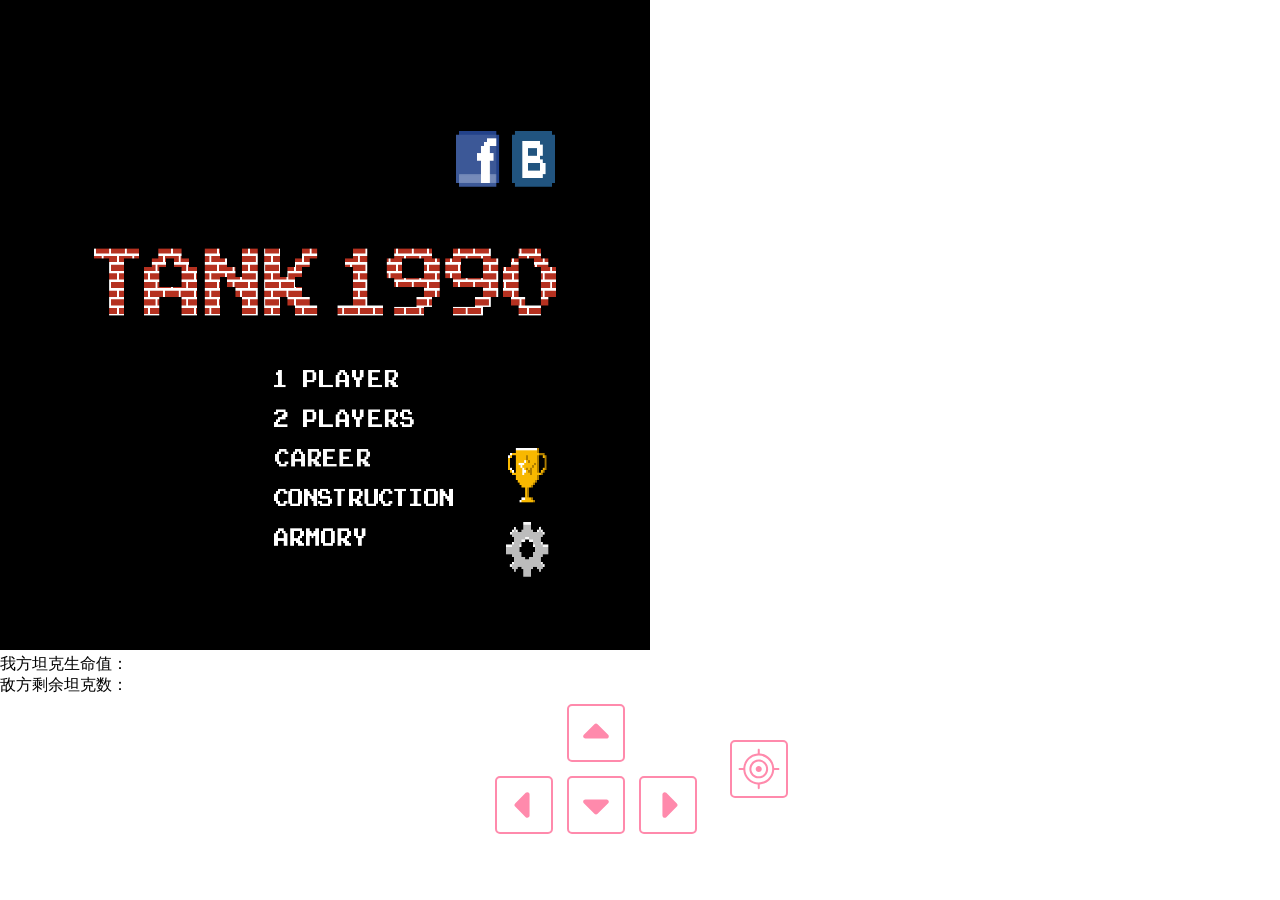
<file: tank_battle/index.html>
<!DOCTYPE html>
<html>
  <head>
    <meta charset="utf-8" />
    <title>坦克大战</title>
    <meta property="og:title" content="坦克大战">
    <meta property="og:description" content="坦克大战">
    <meta property="og:image" content="https://raw.githubusercontent.com/HBcao233/games/refs/heads/gh-pages/tank_battle/pic/tank_main%402.png">
    <script type="text/javascript" src="index.js"></script>
    <link rel="stylesheet" href="index.css">
  </head>
  <body>
    <div class="container">
      <canvas id="canvas"></canvas>
      <div id="myTankHp">我方坦克生命值：</div>
      <div id="enemyTankNumber">敌方剩余坦克数：</div>
     
      <div class="controls_warp">
        <div class="controls">
          <table>
            <tr>
              <td></td>
              <td>
                <div class="btn up">
                <svg viewBox="0 0 1024 1024" xmlns="http://www.w3.org/2000/svg" width="200" height="200">
                  <path d="M544.581818 330.472727l216.436364 216.436364c18.618182 18.618182 18.618182 46.545455 0 65.163636-9.309091 9.309091-20.945455 13.963636-32.581818 13.963637H295.563636c-25.6 0-46.545455-20.945455-46.545454-46.545455 0-11.636364 4.654545-23.272727 13.963636-32.581818l216.436364-216.436364c18.618182-18.618182 46.545455-18.618182 65.163636 0z" p-id="1493"></path>
                </svg>
              </div>
              </td>
              <td></td>
            </tr>
            <tr>
              <td> 
                <div class="btn left">
                <svg viewBox="0 0 1024 1024" xmlns="http://www.w3.org/2000/svg" width="200" height="200">
                  <path d="M544.581818 330.472727l216.436364 216.436364c18.618182 18.618182 18.618182 46.545455 0 65.163636-9.309091 9.309091-20.945455 13.963636-32.581818 13.963637H295.563636c-25.6 0-46.545455-20.945455-46.545454-46.545455 0-11.636364 4.654545-23.272727 13.963636-32.581818l216.436364-216.436364c18.618182-18.618182 46.545455-18.618182 65.163636 0z" p-id="1493"></path>
                </svg>
                </div>
              </td>
              <td>
                <div class="btn down">
                <svg viewBox="0 0 1024 1024" xmlns="http://www.w3.org/2000/svg" width="200" height="200">
                  <path d="M544.581818 330.472727l216.436364 216.436364c18.618182 18.618182 18.618182 46.545455 0 65.163636-9.309091 9.309091-20.945455 13.963636-32.581818 13.963637H295.563636c-25.6 0-46.545455-20.945455-46.545454-46.545455 0-11.636364 4.654545-23.272727 13.963636-32.581818l216.436364-216.436364c18.618182-18.618182 46.545455-18.618182 65.163636 0z" p-id="1493"></path>
                </svg>
                </div>
              </td>
              <td>
                <div class="btn right">
                <svg viewBox="0 0 1024 1024" xmlns="http://www.w3.org/2000/svg" width="200" height="200">
                  <path d="M544.581818 330.472727l216.436364 216.436364c18.618182 18.618182 18.618182 46.545455 0 65.163636-9.309091 9.309091-20.945455 13.963636-32.581818 13.963637H295.563636c-25.6 0-46.545455-20.945455-46.545454-46.545455 0-11.636364 4.654545-23.272727 13.963636-32.581818l216.436364-216.436364c18.618182-18.618182 46.545455-18.618182 65.163636 0z" p-id="1493"></path>
                </svg>
                </div>
              </td>
            </tr>
          </table>
          
          <div class="right">
            <div class="btn fire">
              <svg viewBox="0 0 1024 1024" xmlns="http://www.w3.org/2000/svg" width="200" height="200">
              <path d="M506.9 449.3c-34.3 0-62.2 27.9-62.2 62.2 0 34.3 27.9 62.2 62.2 62.2 34.3 0 62.2-27.9 62.2-62.2 0-34.3-27.9-62.2-62.2-62.2z"></path>
              <path d="M506.9 319.2c-106.1 0-192.3 86.3-192.3 192.3 0 106.1 86.3 192.3 192.3 192.3 106.1 0 192.3-86.3 192.3-192.3 0-106.1-86.2-192.3-192.3-192.3z m0 343c-83.1 0-150.7-67.6-150.7-150.7s67.6-150.7 150.7-150.7 150.7 67.6 150.7 150.7S590 662.2 506.9 662.2z"></path>
              <path d="M909.3 490.7h-86.2l-0.4-4.6c-5.8-74.8-38.4-145.3-91.8-198.6-53.2-53.2-123.8-85.8-198.6-91.8l-4.6-0.4v-75.9c0-11.5-9.3-20.8-20.8-20.8s-20.8 9.3-20.8 20.8v75.9l-4.6 0.4c-74.8 5.8-145.3 38.4-198.6 91.8-53.2 53.2-85.8 123.8-91.8 198.6l-0.4 4.6h-75.9c-11.5 0-20.8 9.3-20.8 20.8s9.3 20.8 20.8 20.8h75.9l0.4 4.6c5.8 74.8 38.4 145.3 91.8 198.6 53.2 53.2 123.8 85.8 198.6 91.8l4.6 0.4v75.9c0 11.5 9.3 20.8 20.8 20.8s20.8-9.3 20.8-20.8v-75.9l4.6-0.4c74.8-5.8 145.3-38.4 198.6-91.8 53.2-53.2 85.8-123.8 91.8-198.6l0.4-4.6h86.2c11.5 0 20.8-9.3 20.8-20.8 0.1-11.5-9.3-20.8-20.8-20.8z m-402.4 296c-151.7 0-275.2-123.4-275.2-275.2 0-151.7 123.4-275.2 275.2-275.2 151.7 0 275.2 123.4 275.2 275.2 0 151.7-123.5 275.2-275.2 275.2z"></path>
            </svg>
            </div>
          </div>
        </div>
      </div>
    
    </div>
  </body>
</html>
</file>
<file: index.css>
*,
html,
body {
  padding: 0;
  margin: 0;
  color: #ff8aac;
}
a {
  color: inherit;
  text-decoration: none;
}
a:virsted {
  text-decoration: none;
}
a:hover {
  text-decoration: none;
}
a:active {
  text-decoration: none;
}

.container {
  width: calc(100% - 10px);
  color: #ff8aac;
  font-size: 17px;
  padding: 0 5px;
}

.games {
  display: flex;
  flex-wrap: wrap;
}
.game {
  width: calc(48% - 20px);
  margin: 5px;
  padding: 5px;
  border: 2px solid #ff8aac;
  border-radius: 5px;
  display: flex;
  flex-direction: column;
  align-items: center;
  color: #ff8aac;
}
.game:hover {
  background: #eee;
}

.game .image {
  position: relative;
  width: 70px;
  height: 70px;
  display: flex;
  align-items: center;
  justify-content: center;
  user-select: none !important;
}
.game .image svg, 
.game .image img {
  width: 50px;
  height: auto;
}

.game .text {
  font-size: 17px;
}
.game .text:nth-of-type(2) {
  font-size: 14px;
}
</file>
<file: 5201314/index.css>
html {
  text-align: center;
  background: #b3d0d0;
  color: #002b41;
  transition: 1s ease;
  font-family: sans-serif;
  word-break: break-all;
}
html.active {
  background: #d0b164;
  color: #412300;
}

head {
  display: block;
  text-align: center;
  padding: 3em 0 2em;
}

title {
  display: block;
  font-weight: 700;
  font-size: 2em;
  margin: 0.67em;
  line-height: 45px;
}

meta[name="description"] {
  display: block;
  margin: 1em 0;
}

meta[name="description"]:after {
  content: attr(content);
}

body {
  margin: 0;
  padding: 0 0 100px;
}

a {
  color: #0080ff;
  text-decoration: none;
}

input {
  outline: 0;
  font-size: 20px;
  line-height: 26px;
  text-align: center;
  padding: 8px 12px;
  border: 0;
  width: 80%;
  max-width: 300px;
  -webkit-appearance: none;
}

#output {
  font-size: 24px;
  font-family: "Comic Sans MS", script;
  padding: 40px 10px 100px;
}

footer {
  font-size: .8em;
  font-family: "Comic Sans MS", script;
  text-shadow: 0 1px 1px rgba(0, 0, 0, .2);
}

footer p {
  opacity: 0.5;
  padding: 20px 0;
}

footer a {
  margin: 0.5em;
  color: inherit;
}
</file>
<file: mine/index.css>
*,
html,
body {
  padding: 0;
  margin: 0;
}
a {
  color: inherit;
  text-decoration: none;
}
a:virsted {
  text-decoration: none;
}
a:hover {
  text-decoration: none;
}
a:active {
  text-decoration: none;
}

.back {
  display: block;
  margin: 5px;
  width: 25px;
  height: 25px;
  border: 2px solid #ff8aac;
  border-radius: 50%;
  font-size: 25px;
  color: #ff8aac;
  text-align: center;
}
.back span {
  display: block;
  transform: translateX(-1px);
}

.container {
  width: 500px;
  color: white;
  font-size: 17px;
  padding: 0 5px;
  margin: 0 auto;
}
.mobile .container {
  width: calc(100% - 10px);
}

.game_container {
  position: relative;
  margin: 0 auto;
  background-color: #ff8aac;
  border-radius: 10px;
  margin-top: 50px;
  overflow: visible;
}
.game_container .before {
  position: relative;
  overflow: hidden;
  padding: 7px 0;
  border-radius: 10px;
}
.game_container .before::after,
.game_container .before::before {
  content: '';
  position: absolute;
  top: 50%;
  left: 50%;
  transform: translateX(-50%) translateY(-50%);
}
.game_container .before::after {
  background-color: #ff8aac;
  border-radius: 10px;
  width: calc(100% - 6px);
  height: calc(100% - 6px);
}
.game_container .before::before {
  width: 200%;
  height: 200%;
  background: #f46891;
} 
.game_container.win .before::before {
  animation: rotation 1s linear infinite;
  background: conic-gradient(red, lime, yellow, aqua, blue, magenta, red);
}
@keyframes rotation {
  from{
    transform: translateX(-50%) translateY(-50%) rotate(0deg);
  }
  to{
    transform: translateX(-50%) translateY(-50%) rotate(360deg);
  }
}
.game_container .before > div {
  position: relative;
  z-index: 3;
}

.game_table {
  position: absolute;
  top: 35px;
  left: 50%;
  right: 50%;
  transform: translateX(-50%);
  z-index: 4;
  width: calc(100% - 60px);
  background-color: #f6a2ff;
  border-radius: 5px;
  background-repeat: no-repeat;
  background-position: 0;
  background-size: cover;
  border-spacing: 0;
  border: 2px solid white;
  border-collapse: collapse;
  table-layout: fixed;
}

.game_table tr {
  margin: 0;
  padding: 0;
}

.game_table .cell {
  min-width: 15px;
  min-height: 15px;
  position: relative;
  background-color: #FF8AAC;
  margin: 0;
  border: 2px solid transparent;
  user-select: none !important;
  transition: all .3s;
  font-size: 28px;
  -webkit-text-stroke: .5px #ff8aac;
  border-radius: 5px;
}

.game_table .cell:hover {
  border-color: white;
}

.game_table .cell::after {
  width: 100%;
  height: 100%;
  color: white;
  position: absolute;
  top: 0;
  left: 0;
  display: flex;
  align-items: center;
  justify-content: center;
}

.game_table .cell.m1::after {
  content: '1';
  color: #2473c4;
}
.game_table .cell.m2::after {
  content: '2';
  color: #398d3c;
}
.game_table .cell.m3::after {
  content: '3';
  color: #e45953;
}
.game_table .cell.m4::after {
  content: '4';
  color: #e45953;
}
.game_table .cell.m5::after {
  content: '5';
  color: #e45953;
}
.game_table .cell.m6::after {
  content: '6';
  color: #e45953;
}
.game_table .cell.m7::after {
  content: '7';
  color: #e45953;
}
.game_table .cell.m8::after {
  content: '8';
  color: #e45953;
}

.game_table .cell.star::after {
  content: '★';
}

.game_table .cell.flag::after {
  content: '▲';
}

.game_table .cell.boom::after {
  color: red;
}

.game_table .cell.open {
  background-color: transparent;
  border-color: transparent;
}

.game_table .cell div {
  display: none;
  width: 0;
  height: 0;
  color: #f9f9f9;
  font-size: 12px;
  font-weight: bold;
  line-height: 12px;
  -webkit-text-stroke: none;
  transform: translateY(-15px);
  white-space: pre;
}
.game_table.show-numbers .cell div {
  display: block;
}
.game_table .cell.open div {
  display: none;
}

.top_controls .win {
  position: absolute;
  left: 4px;
  top: 0px;
}

.top_controls .reset {
  position: absolute;
  right: 4px;
  top: 0px;
}

.tip_wrap {
  width: 100%;
  position: relative;
  transform: translateY(7px);
}

.tip_wrap .tip {
  margin: 0 auto;
  width: fit-content;
  height: 27px;
  font-size: 15px;
}

.bottom_controls {
  transform: translateY(5px);
}

.bottom_controls .time_wrap {
  width: 100%;
  position: relative;
  bottom: 5px;
}

.bottom_controls .time_wrap .time {
  margin: 0 auto;
  width: fit-content;
  height: 27px;
  line-height: 30px;
}

.bottom_controls .mine_left_wrap {
  position: absolute;
  left: 0;
  bottom: 4px;
  display: flex;
  align-items: center;
}

.bottom_controls .settings {
  position: absolute;
  bottom: 4px;
  right: 4px;
}

.settings_form {
  display: none;
  width: calc(100% - 45px);
  border: 2px solid #ff4689;
  background-color: #FF8AAC;
  padding: 15px 20px;
  margin-top: 5px;
  border-radius: 10px;
  opacity: 0;
  transform: opacity .5s;
}

.settings_form.on {
  display: flex;
  opacity: 1;
}

.settings_form .left {
  padding-right: 10px;
  border-right: 2px solid #ccc;
}
.settings_form .right {
  padding-left: 10px;
}

.settings_form .input {
  display: flex;
  align-items: center;
  margin: 5px 0;
}

.settings_form .input span {
  display: inline;
  margin-right: 5px;
}

.settings_form .input input {
  width: 60px;
  height: 20px;
  line-height: 20px;
  border: none;
  outline: none;
  background: white;
  border-radius: 2px;
  padding-left: 5px;
  font-size: 17px;
}

.btn {
  margin-top: 5px;
  padding: 2px 10px;
  background: #fff;
  color: #ff8aac;
  border: 2px solid #ff8aac;
  border-radius: 5px;
  outline: none;
  box-shadow: unset;
}

.slider {
  width: 55px;
  height: 30px;
  border: 2px solid #fff;
  border-radius: 20px;
}
.slider.on {
  
}
.slider-dot {
  width: 22px;
  height: 22px;
  margin: 4px;
  border-radius: 50%;
  background: #fff;
  transition: transform .8s;
}
.slider.on .slider-dot {
  background: green;
  transform: translateX(22px);
}

.introduction {
  margin-top: 80px;
  padding: 20px;
  color: #ff8aac;
  border: 2px solid #ff8aac;
  border-radius: 20px;
}
</file>
<file: lighton/index.css>
.block_left_wrap {
  position: absolute;
  left: 0;
  bottom: 4px;
}

.finish_controls {
  display: none;
  justify-content: center;
}
.finish_controls.on {
  display: flex;
}
.finish_controls .btn {
  font-size: 20px;
  margin: 5px;
}

.game_container.edit {
  border: none;
}
.game_container.edit .before::before {
  background: conic-gradient(#ff8aac, #fff, #ff8aac, #fff, #ff8aac, #fff, #ff8aac, #fff, #ff8aac, #fff, #ff8aac, #fff, #ff8aac);
  animation-duration: 5s;
}
</file>
<file: lighton_plus/index.css>
.game_container {
  margin-top: 30px;
}

.finish_controls {
  flex-flow: wrap;
}

.goal_container {
  width: fit-content;
  border: 2px solid #ff8aac;
  border-radius: 10px;
  color: #ff8aac;
  padding: 5px;
}

.goals_wapper,
.clicks_wapper {
  display: flex;
  align-items: center;
}

.goals,
.clicks {
  display: flex;
}

.goal, 
.click {
  width: 15px;
  height: 20px;
  border-radius: 10px;
  padding: 3px 5px;
  margin: 3px;
  text-align: center;
  border: 2px solid transparent;
}
.goal,
.click.playing {
  border-color: #ff8aac;
}
.click.finish {
  border-color: green;
}
</file>
<file: manbo/index.css>
.container {
  width: 500px;
  height: 100vh;
  margin: 0 auto;
}
@media (max-width: 500px) {
  .container {
    width: 100%;
  }
}
.title {
  text-align: center;
  color: #ff8aac;
}
.form {
  width: calc(100% - 10px);
  padding: 0 5px;
}
.input {
  width: 100%;
  height: 33%;
  border: 2px solid #ff8aac;
  border-radius: 5px;
  outline: unset;
}
.input:focus {
  border: 2px solid orange;
}
.controls {
  display: flex;
  flex-wrap: wrap;
  margin: 5px 0;
  align-items: center;
  color: #ff8aac;
}
.btn {
  width: 70px;
  height: 35px;
  background: #fff;
  color: #ff8aac;
  border: 2px solid #ff8aac;
  border-radius: 5px;
  outline: none;
  box-shadow: unset;
  font-size: 15px;
  line-height: 15px;
  margin: 2px;
  padding: 2px 0;
  flex-shrink: 0;
}
.checkbox {
  display: flex;
  align-items: center;
}
#version {
  appearance: none;
}
#version::after {
  content: '';
  display: block;
  width: 23px;
  height: 23px;
  border: 2px solid #ff8aac;
  border-radius: 3px;
}
#version:checked::after {
  content: '\2713';
  background: #ff8aac;
  color: #fff;
  font-size: 20;
  display: flex;
  align-items: center;
  justify-content: center;
}
#version ~ span {
  margin-left: 3px;
}
</file>
<file: star/index.css>
.game_table {
}

.game_table .cell.bright {
  border-right-color: #fc0ed3;
}

.game_table .cell.bbottom {
  border-bottom-color: #fc0ed3;
}

.game_table .cell.broken {
  background-color: #fc0ed3;
}

.game_table .cell.not::after {
  content: '×';
}

.bottom_controls {
  position: relative;
}

.text_left {
  position: absolute;
  bottom: 0;
  left: 0;
  font-size: 15px;
}

.finish_controls {
  margin: 5px;

  border: 2px solid #ff8aac;
}
.level_control {
  display: flex;
  flex-direction: column;
  align-items: center;
  color: #ff8aac;
  margin: 2px;
  padding: 2px 5px;
}
.btn {
  display: block;
  margin: 0 5px;
}
.level {
  display: block;
  font-size: 20px;
  margin: 2px;
  padding: 2px;
  color: #ff8aac;
  background: transparent;
  border: none;
  outline: none;
}

details {
  color: #ff8aac;
}


.game_table.show-numbers .cell div.numbers1 {
  display: none;
}
.game_table.show-numbers1 .cell div.numbers1 {
  display: block;
}
</file>
<file: tank_battle/index.css>
html, 
body {
  padding: 0;
  margin: 0;
}
.container {
  position: relative;
}
@media screen and (max-width: 500px) {
  body,
  canvas {
    width: 100%;
  }
}

.controls_warp {
  width: 100%;
  display: flex;
  justify-content: center;
}
.controls {
  width: fit-content;
  display: flex;
}
.controls .left {
  
}
.controls > .right {
  margin-left: 20px;
  display: flex;
  justify-content: center;
  align-items: center;
}
.controls .row {
  display: flex;
}
.btn {
  width: 50px;
  height: 50px;
  margin: 5px;
  padding: 2px;
  background: #fff;
  color: #ff8aac;
  border: 2px solid #ff8aac;
  border-radius: 5px;
  outline: none;
  box-shadow: unset;
  display: flex;
  justify-content: center;
  align-items: center;
  font-size: 30px;
  font-weight: bold;
}

.btn svg {
  width: 100%;
  height: 100%;
  fill: #ff8aac;
}
.btn.left svg {
  transform: rotate(-90deg);
}
.btn.right svg {
  transform: rotate(90deg);
}
.btn.down svg {
  transform: rotate(180deg);
}
</file>
